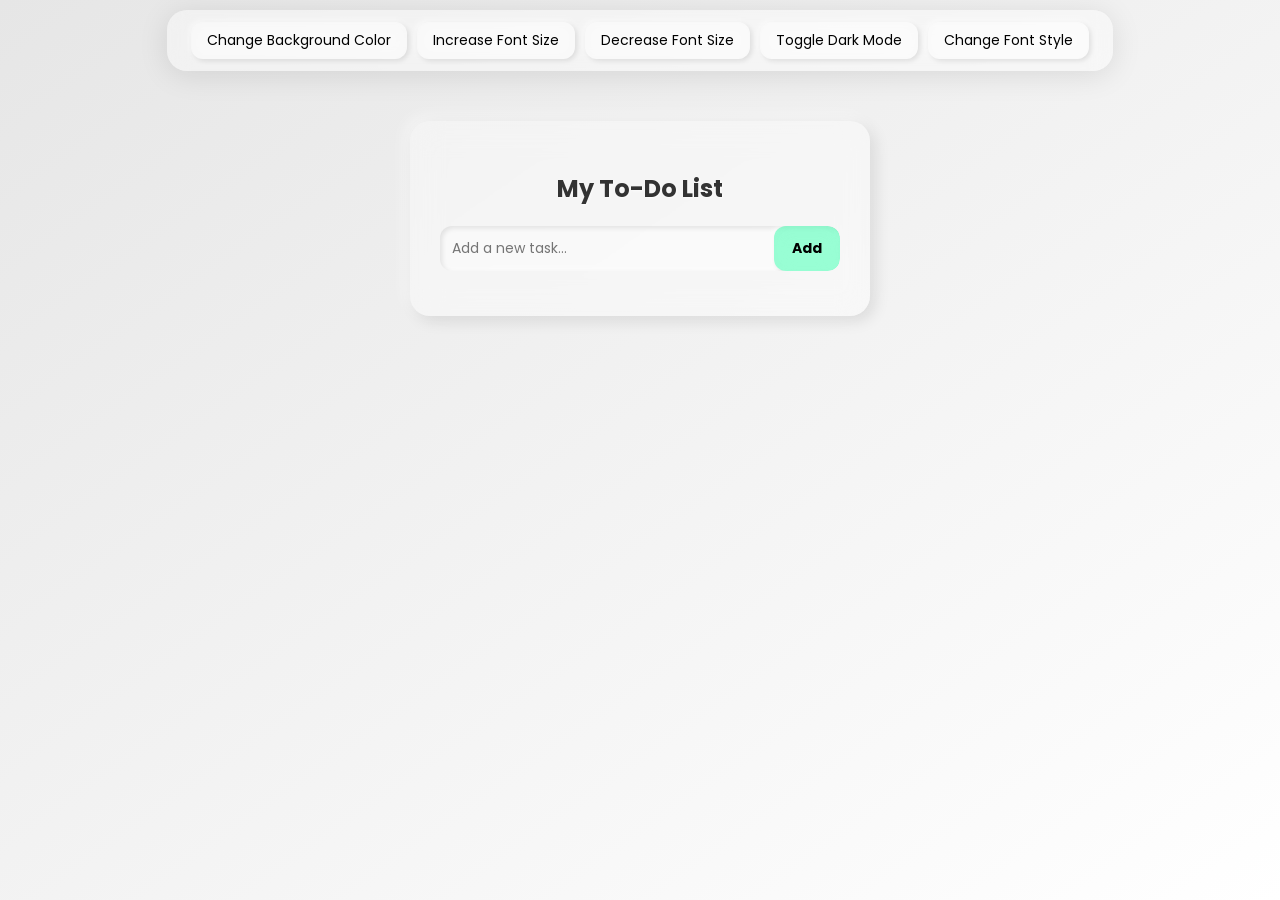
<file: Pertemuan Ketiga/index.html>
<!DOCTYPE html>
<html lang="id">
<head>
  <meta charset="UTF-8" />
  <meta name="viewport" content="width=device-width, initial-scale=1.0" />
  <title>To-Do</title>
  <link href="https://fonts.googleapis.com/css2?family=Poppins:wght@400;500;600&display=swap" rel="stylesheet">
  <link rel="stylesheet" href="style.css">
</head>

<body>
  <header>
    <div class="dropdown">
      <button class="dropdown-button">Change Background Color</button>
      <div class="dropdown-content">
        <div onclick="changeBackgroundColor('#ffffff')">White</div>
        <div onclick="changeBackgroundColor('#add8e6')">Light Blue</div>
        <div onclick="changeBackgroundColor('#90ee90')">Light Green</div>
        <div onclick="changeBackgroundColor('#fffacd')">Light Yellow</div>
        <div onclick="changeBackgroundColor('#ffb6b6')">Light Red</div>
      </div>
    </div>

    <button onclick="adjustFontSize(2)">Increase Font Size</button>
    <button onclick="adjustFontSize(-2)">Decrease Font Size</button>
    <button id="themeToggle" onclick="toggleDarkMode()">Toggle Dark Mode</button>

    <div class="dropdown">
      <button class="dropdown-button">Change Font Style</button>
      <div class="dropdown-content">
        <div onclick="changeFont('Poppins, sans-serif')">Poppins</div>
        <div onclick="changeFont('Times New Roman, serif')">Times New Roman</div>
        <div onclick="changeFont('sans-serif')">Sans-serif</div>
        <div onclick="changeFont('serif')">Serif</div>
        <div onclick="changeFont('monospace')">Monospace</div>
        <div onclick="changeFont('cursive')">Cursive</div>
      </div>
    </div>
  </header>

  <div class="container">
    <h2>My To-Do List</h2>
    <div class="input-wrapper">
      <input id="newTask" type="text" placeholder="Add a new task..." />
      <button onclick="addTask()">Add</button>
    </div>
    <ul id="taskList"></ul>
  </div>

    <div id="confirmModal" class="modal">
    <div class="modal-content">
      <p>Apakah kamu yakin ingin menghapus ini?</p>
      <div class="modal-buttons">
        <button id="confirmYes">Ya</button>
        <button id="confirmNo">Batal</button>
      </div>
    </div>
  </div>

  <script src="script.js"></script>
</body>
</html>
</file>
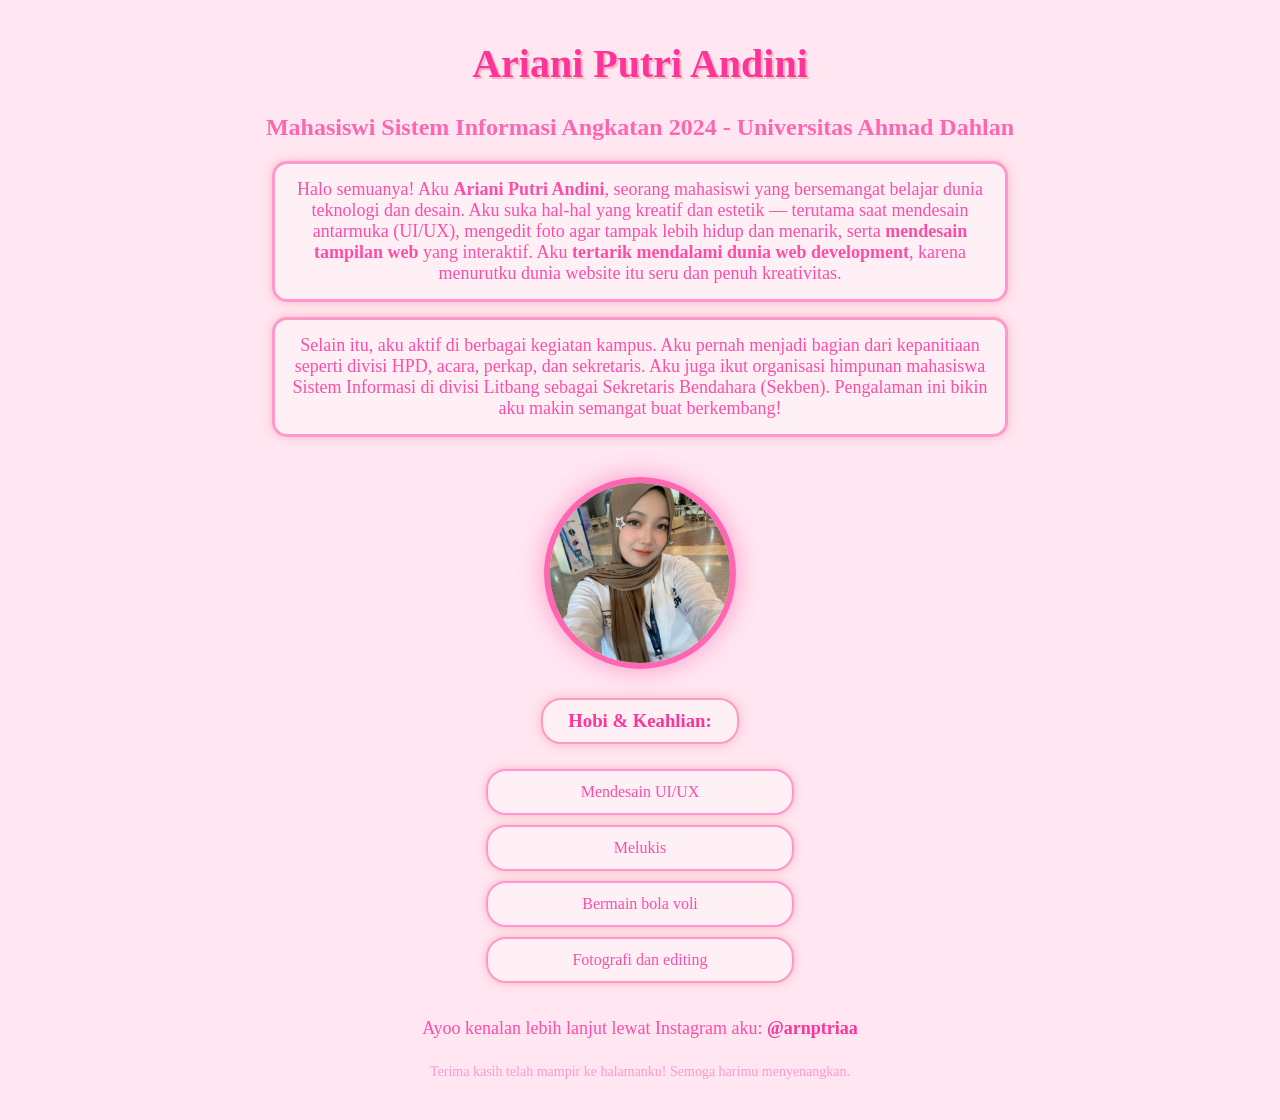
<file: Pertemuan Pertama/index.html>
<!DOCTYPE html>
<html>
<head>
  <title>Portofolio Ariani Putri Andini</title>
</head>
<body style="background-color:#ffe6f0; font-family:'Comic Sans MS', cursive; color:#ff4da6; text-align:center; margin:40px;">

  <h1 style="font-size:40px; color:#ff3399; text-shadow:2px 2px #ffb6c1;">Ariani Putri Andini</h1>
  <h2 style="color:#ff66b2;">Mahasiswi Sistem Informasi Angkatan 2024 - Universitas Ahmad Dahlan</h2>

  <p style="font-size:18px; max-width:700px; margin:auto; border:3px solid #ff99cc; border-radius:15px;
    padding:15px; background-color:#fff0f6; box-shadow:0 0 10px #ffb6c1;">
    Halo semuanya! Aku <b>Ariani Putri Andini</b>, seorang mahasiswi yang bersemangat belajar dunia teknologi
    dan desain. Aku suka hal-hal yang kreatif dan estetik — terutama saat mendesain antarmuka (UI/UX),
    mengedit foto agar tampak lebih hidup dan menarik, serta <b>mendesain tampilan web</b> yang interaktif. Aku <b>tertarik mendalami dunia web development</b>,
    karena menurutku dunia website itu seru dan penuh kreativitas.
  </p>

  <p style="font-size:18px; max-width:700px; margin:auto; margin-top:15px; border:3px solid #ff99cc;
    border-radius:15px; padding:15px; background-color:#fff0f6; box-shadow:0 0 10px #ffb6c1;">
    Selain itu, aku aktif di berbagai kegiatan kampus. Aku pernah menjadi bagian dari kepanitiaan
    seperti divisi HPD, acara, perkap, dan sekretaris. Aku juga ikut organisasi himpunan mahasiswa Sistem Informasi di divisi Litbang
    sebagai Sekretaris Bendahara (Sekben). Pengalaman ini bikin aku makin semangat buat berkembang! 
  </p>

  <div style="margin-top:40px;">
    <img src="foto ariani.jpg" alt="Foto Ariani Putri Andini"
         style="border-radius:50%; border:6px solid #ff66b2; box-shadow:0 0 25px #ff99cc;
         width:180px; height:180px; object-fit:cover;">
  </div>

  <div style="margin-top:25px;">
    <h3 style="display:inline-block; color:#ff3399; background-color:#fff0f6; 
        padding:10px 25px; border-radius:20px; border:2px solid #ff99cc; 
        box-shadow:0 0 12px #ffb6c1; margin:0;">
         Hobi & Keahlian:
    </h3>
  </div>

  <div style="margin-top:25px;">
    <ul style="list-style-type:' '; padding:0; margin:0;">
      <li style="list-style-position:inside; margin:10px auto; width:280px; border:2px solid #ff99cc;
          border-radius:20px; padding:12px; background-color:#fff0f6; box-shadow:0 0 8px #ffb6c1;">Mendesain UI/UX</li>
      <li style="list-style-position:inside; margin:10px auto; width:280px; border:2px solid #ff99cc;
          border-radius:20px; padding:12px; background-color:#fff0f6; box-shadow:0 0 8px #ffb6c1;">Melukis</li>
      <li style="list-style-position:inside; margin:10px auto; width:280px; border:2px solid #ff99cc;
          border-radius:20px; padding:12px; background-color:#fff0f6; box-shadow:0 0 8px #ffb6c1;">Bermain bola voli</li>
      <li style="list-style-position:inside; margin:10px auto; width:280px; border:2px solid #ff99cc;
          border-radius:20px; padding:12px; background-color:#fff0f6; box-shadow:0 0 8px #ffb6c1;">Fotografi dan editing</li>
    </ul>
  </div>

  <p style="font-size:18px; margin-top:35px;">
    Ayoo kenalan lebih lanjut lewat Instagram aku: 
    <a href="https://www.instagram.com/arnptriaa?igsh=OXF5MXZsMDZ4Z24%3D&utm_source=qr"
       target="_blank"
       style="color:#ff3399; text-decoration:none; font-weight:bold;">
       @arnptriaa 
    </a>
  </p>

  <p style="font-size:14px; color:#ff99cc; margin-top:25px;">
      Terima kasih telah mampir ke halamanku! Semoga harimu menyenangkan.
  </p>

</body>
</html>
</file>
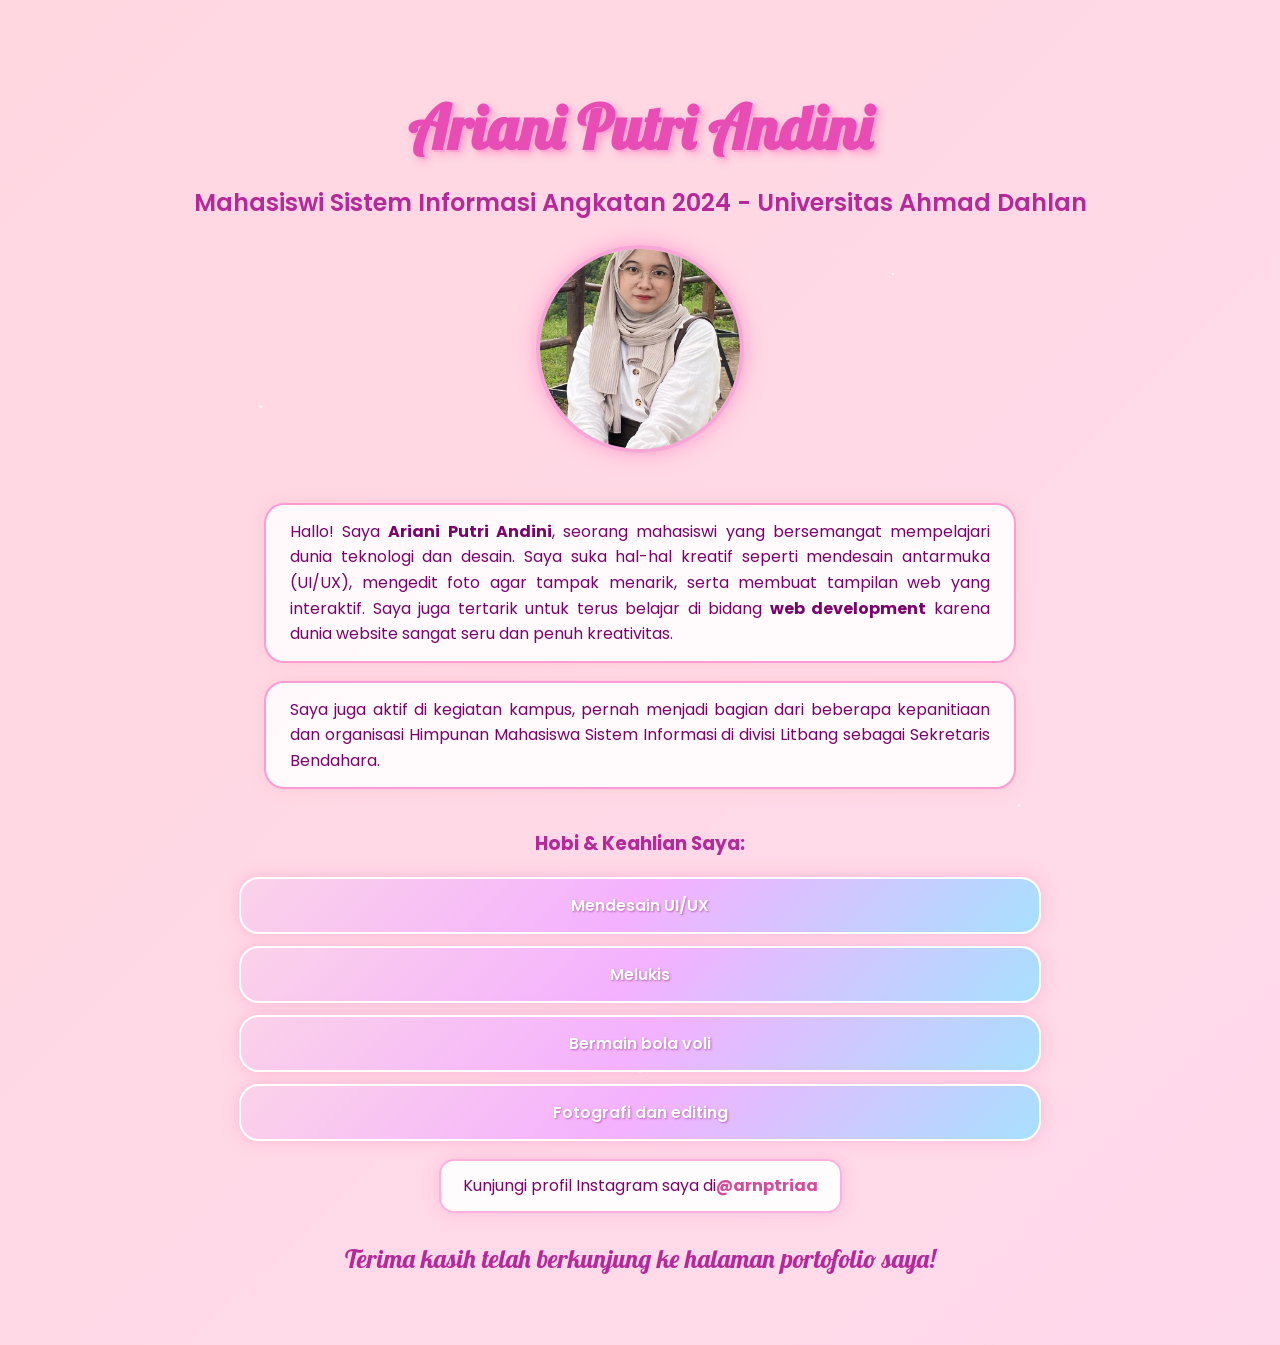
<file: Tugas Kelas Teori/index.html>
<!DOCTYPE html>
<html>
<head>
  <title>Portofolio Ariani Putri Andini</title>
  <link rel="stylesheet" href="style.css">
</head>
<body>

  <div class="stars"></div>

  <h1>Ariani Putri Andini</h1>
  <h2>Mahasiswi Sistem Informasi Angkatan 2024 - Universitas Ahmad Dahlan</h2>

  <img src="foto arianii.jpg" alt="Foto profil Ariani Putri Andini" class="foto-profil">

  <p>Hallo! Saya <b>Ariani Putri Andini</b>, seorang mahasiswi yang bersemangat mempelajari dunia teknologi dan desain.
    Saya suka hal-hal kreatif seperti mendesain antarmuka (UI/UX), mengedit foto agar tampak menarik,
    serta membuat tampilan web yang interaktif. Saya juga tertarik untuk terus belajar di bidang <b>web development</b>
    karena dunia website sangat seru dan penuh kreativitas.
  </p>

  <p>
    Saya juga aktif di kegiatan kampus, pernah menjadi bagian dari beberapa kepanitiaan dan organisasi Himpunan Mahasiswa Sistem Informasi di divisi Litbang sebagai Sekretaris Bendahara.
  </p>

  <h3>Hobi & Keahlian Saya:</h3>
  <ul>
    <li>Mendesain UI/UX</li>
    <li>Melukis</li>
    <li>Bermain bola voli</li>
    <li>Fotografi dan editing</li>
  </ul>

  <p>
    Kunjungi profil Instagram saya di
    <a href="https://www.instagram.com/arnptriaa?igsh=OXF5MXZsMDZ4Z24%3D&utm_source=qr" target="_blank">
      @arnptriaa
    </a>
  </p>

  <p>Terima kasih telah berkunjung ke halaman portofolio saya!</p>

  <script>
    const starsContainer = document.querySelector('.stars');
    for (let i = 0; i < 60; i++) { // jumlah bintang
      const star = document.createElement('div');
      star.classList.add('star');
      star.style.top = Math.random() * 100 + '%';
      star.style.left = Math.random() * 100 + '%';
      star.style.animationDelay = (Math.random() * 6) + 's';
      starsContainer.appendChild(star);
    }
  </script>

</body>
</html>
</file>
<file: Pertemuan Ketiga/style.css>
:root {
  --font-main: 'Poppins', sans-serif;
  --font-times: 'Times New Roman', serif;
  --bg-light: linear-gradient(145deg, #e6e6e6, #ffffff);
  --bg-dark: radial-gradient(circle at top left, #10141a, #1c2630);
  --text-light: #222;
  --text-dark: #e5f4ff;
}

body {
  margin: 0;
  padding: 0;
  min-height: 100vh;
  display: flex;
  flex-direction: column;
  font-family: var(--font-main);
  background: var(--bg-light);
  color: var(--text-light);
  transition: all 0.5s ease;
}

h2 {
  text-align: center;
  color: #333;
  text-shadow: 1px 1px 2px rgba(255, 255, 255, 0.6);
  transition: color 0.4s ease;
}

header {
  position: sticky;
  top: 10px;
  margin: 10px auto;
  display: flex;
  justify-content: center;
  align-items: center;
  flex-wrap: wrap;
  gap: 10px;
  padding: 12px 24px;
  width: fit-content;
  background: rgba(255, 255, 255, 0.4);
  backdrop-filter: blur(10px);
  border-radius: 20px;
  box-shadow: 0 4px 30px rgba(0, 0, 0, 0.1);
  transition: all 0.4s ease;
  z-index: 100;
}

button,
.dropdown-button {
  padding: 8px 16px;
  border: none;
  border-radius: 12px;
  background: rgba(255, 255, 255, 0.3);
  box-shadow: 2px 2px 5px rgba(0, 0, 0, 0.1),
              -2px -2px 5px rgba(255, 255, 255, 0.5);
  color: #000;
  font-size: 14px;
  cursor: pointer;
  display: flex;
  align-items: center;
  gap: 5px;
  backdrop-filter: blur(8px);
  transition: all 0.3s ease;
  font-family: inherit;
}

button:hover,
.dropdown-button:hover {
  background: rgba(255, 255, 255, 0.6);
  box-shadow: inset 2px 2px 6px rgba(0, 0, 0, 0.2),
              inset -2px -2px 6px rgba(255, 255, 255, 0.4);
}

.dropdown {
  position: relative;
}

.dropdown-content {
  display: none;
  position: absolute;
  top: 110%;
  left: 0;
  min-width: 160px;
  background: rgba(255, 255, 255, 0.5);
  backdrop-filter: blur(10px);
  border-radius: 12px;
  box-shadow: 0 4px 20px rgba(0, 0, 0, 0.15);
  overflow: hidden;
  z-index: 10;
}

.dropdown-content div {
  padding: 10px 15px;
  color: #333;
  cursor: pointer;
  transition: background 0.2s ease;
}

.dropdown-content div:hover {
  background: rgba(255, 255, 255, 0.6);
}

.dropdown:hover .dropdown-content {
  display: block;
}

.container {
  width: 400px;
  margin: 40px auto;
  padding: 30px;
  background: rgba(255, 255, 255, 0.4);
  backdrop-filter: blur(15px);
  border-radius: 20px;
  box-shadow: 5px 5px 15px rgba(0, 0, 0, 0.1),
              -5px -5px 15px rgba(255, 255, 255, 0.5);
  transition: all 0.4s ease;
}

.input-wrapper {
  display: flex;
  margin: 15px 0;
  border-radius: 12px;
  overflow: hidden;
  background: rgba(255, 255, 255, 0.4);
  box-shadow: inset 2px 2px 5px rgba(0, 0, 0, 0.1),
              inset -2px -2px 5px rgba(255, 255, 255, 0.5);
}

.input-wrapper input {
  flex: 1;
  padding: 12px;
  border: none;
  outline: none;
  font-size: 14px;
  background: transparent;
  color: #000;
  font-family: inherit;
}

.input-wrapper button {
  padding: 12px 18px;
  border: none;
  background: rgba(0, 255, 150, 0.4);
  color: #000;
  font-weight: bold;
  cursor: pointer;
  backdrop-filter: blur(10px);
  transition: all 0.3s ease;
}

.input-wrapper button:hover {
  background: rgba(0, 255, 150, 0.6);
  color: #fff;
}

#taskList {
  list-style: none;
  padding: 0;
  margin: 0;
}

#taskList li {
  position: relative;
  padding: 10px 15px;
  margin-bottom: 10px;
  border-radius: 10px;
  background: rgba(255, 255, 255, 0.5);
  box-shadow: 2px 2px 6px rgba(0, 0, 0, 0.1),
              -2px -2px 6px rgba(255, 255, 255, 0.6);
  cursor: pointer;
  transition: transform 0.2s ease;
  font-family: inherit;
}

#taskList li:hover { transform: scale(1.02); }
#taskList li.completed { text-decoration: line-through; color: gray; opacity: 0.8; }

.close {
  color: red;
  position: absolute;
  right: 12px;
  top: 10px;
  cursor: pointer;
  font-weight: bold;
}

/* DARK MODE */
.dark-mode {
  background: var(--bg-dark);
  color: var(--text-dark);
}

.dark-mode h2 { color: #fff; }
.dark-mode header { background: rgba(25, 40, 55, 0.5); box-shadow: 0 0 25px rgba(0, 255, 255, 0.15); }
.dark-mode button,
.dark-mode .dropdown-button {
  background: rgba(30, 45, 60, 0.6);
  color: #fff;
  box-shadow: 0 0 12px rgba(0, 255, 255, 0.2);
}

.dark-mode button:hover,
.dark-mode .dropdown-button:hover {
  background: rgba(0, 255, 255, 0.3);
  box-shadow: 0 0 25px rgba(0, 255, 255, 0.4);
}

.dark-mode .container {
  background: rgba(35, 45, 55, 0.6);
  box-shadow: 0 0 25px rgba(0, 255, 255, 0.15);
}

.dark-mode .input-wrapper {
  background: rgba(40, 55, 70, 0.6);
  box-shadow: inset 0 0 10px rgba(0, 255, 255, 0.2);
}

.dark-mode .input-wrapper input { color: #e0f7ff; }
.dark-mode .input-wrapper button {
  background: rgba(0, 255, 200, 0.3);
  color: #fff;
}

.dark-mode .input-wrapper button:hover {
  background: rgba(0, 255, 255, 0.6);
  box-shadow: 0 0 15px rgba(0, 255, 255, 0.7);
}

.dark-mode #taskList li {
  background: rgba(40, 55, 70, 0.7);
  box-shadow: 0 0 10px rgba(0, 255, 255, 0.15);
  color: #e0f7ff;
}

.dark-mode .dropdown-content {
  background: rgba(30, 45, 55, 0.9);
  box-shadow: 0 0 15px rgba(0, 255, 255, 0.2);
}

.dark-mode .dropdown-content div {
  color: #fff;
}

.dark-mode .dropdown-content div:hover {
  background: rgba(0, 255, 255, 0.25);
}

.modal {
  position: fixed;
  top: 0;
  left: 0;
  width: 100%;
  height: 100%;
  display: none;
  justify-content: center;
  align-items: center;
  backdrop-filter: blur(10px);
  background: rgba(0, 0, 0, 0.2);
  z-index: 999;
}

.modal-content {
  background: rgba(255, 255, 255, 0.5);
  backdrop-filter: blur(20px);
  border-radius: 20px;
  padding: 30px 40px;
  text-align: center;
  box-shadow: 8px 8px 20px rgba(0, 0, 0, 0.15),
              -8px -8px 20px rgba(255, 255, 255, 0.4);
  animation: fadeIn 0.3s ease;
}

.modal-content p {
  font-size: 16px;
  color: #222;
  margin-bottom: 20px;
}

.modal-buttons {
  display: flex;
  justify-content: center;
  gap: 15px;
}

.modal-buttons button {
  padding: 10px 20px;
  border: none;
  border-radius: 12px;
  font-size: 14px;
  cursor: pointer;
  transition: all 0.3s ease;
  backdrop-filter: blur(8px);
  font-family: inherit;
}

#confirmYes {
  background: rgba(255, 80, 80, 0.5);
  box-shadow: 2px 2px 10px rgba(255, 80, 80, 0.3);
  color: #fff;
}

#confirmYes:hover {
  background: rgba(255, 50, 50, 0.8);
  box-shadow: 0 0 15px rgba(255, 0, 0, 0.5);
}

#confirmNo {
  background: rgba(150, 255, 150, 0.5);
  box-shadow: 2px 2px 10px rgba(0, 255, 0, 0.2);
}

#confirmNo:hover {
  background: rgba(0, 255, 150, 0.6);
  box-shadow: 0 0 15px rgba(0, 255, 150, 0.5);
}

@keyframes fadeIn {
  from { opacity: 0; transform: scale(0.9); }
  to { opacity: 1; transform: scale(1); }
}

.dark-mode .modal-content {
  background: rgba(30, 45, 60, 0.8);
  color: #e0f7ff;
  box-shadow: 0 0 25px rgba(0, 255, 255, 0.2);
}

.dark-mode .modal-content p {
  color: #e0f7ff;
}

.dark-mode #confirmYes {
  background: rgba(255, 100, 100, 0.3);
  color: #fff;
}

.dark-mode #confirmYes:hover {
  background: rgba(255, 60, 60, 0.6);
  box-shadow: 0 0 20px rgba(255, 0, 0, 0.6);
}

.dark-mode #confirmNo {
  background: rgba(0, 255, 255, 0.2);
  color: #fff;
}

.dark-mode #confirmNo:hover {
  background: rgba(0, 255, 255, 0.5);
  box-shadow: 0 0 15px rgba(0, 255, 255, 0.6);
}
</file>
<file: Tugas Kelas Teori/style.css>
@import url('https://fonts.googleapis.com/css2?family=Lobster&display=swap');
@import url('https://fonts.googleapis.com/css2?family=Poppins:wght@400;500;600&display=swap');

html, body {
  height: auto;
  min-height: 100vh;
  overflow-y: auto;
  scroll-behavior: smooth;
}

body {
  font-family: 'Poppins', sans-serif;
  background: linear-gradient(135deg, #ffd7e1, #ffdae9, #fad2f2, #f4d2ff, #d1e8ff, #bff2f9);
  background-size: 400% 400%;
  animation: gradientShift 15s ease infinite;
  position: relative;
  color: #7a046b;
  text-align: center;
  padding: 40px;
  overflow-x: hidden;
}

@keyframes gradientShift {
  0% { background-position: 0% 50%; }
  50% { background-position: 100% 50%; }
  100% { background-position: 0% 50%; }
}

.stars {
  position: fixed;
  top: 0; left: 0;
  width: 100%; height: 100%;
  overflow: hidden;
  z-index: 0;
  pointer-events: none;
}

.star {
  position: absolute;
  background: white;
  border-radius: 50%;
  width: 2px;
  height: 2px;
  opacity: 0;
  animation: twinkle 6s infinite ease-in-out;
}

@keyframes twinkle {
  0%, 100% { opacity: 0; transform: scale(0.8); }
  50% { opacity: 1; transform: scale(1.5); }
}

body::before, body::after {
  content: '';
  position: absolute;
  top: 0; left: 0;
  width: 100%; height: 100%;
  pointer-events: none;
  background: radial-gradient(2px 2px at 20% 30%, rgba(255,255,255,0.8), transparent),
              radial-gradient(2px 2px at 80% 60%, rgba(255,255,255,0.7), transparent),
              radial-gradient(3px 3px at 50% 80%, rgba(255,255,255,0.8), transparent),
              radial-gradient(1.5px 1.5px at 70% 20%, rgba(255,255,255,0.9), transparent);
  animation: sparkle 6s infinite ease-in-out alternate;
  z-index: 0;
}

@keyframes sparkle {
  0%, 100% { opacity: 0.4; transform: scale(1); }
  50% { opacity: 1; transform: scale(1.1); }
}

h1 {
  position: relative;
  z-index: 2;
  font-family: 'Lobster', cursive;
  font-size: 3.8em;
  color: #e84db5;
  text-shadow: 2px 2px 0px #ffa4d4, 4px 4px 8px rgba(255, 77, 163, 0.4);
  margin-bottom: 20px;
  animation: moveTitle 5s ease-in-out infinite;
}

@keyframes moveTitle {
  0%, 100% { transform: translateX(0) scale(1); }
  25% { transform: translateX(-15px) scale(1.05); }
  50% { transform: translateX(15px) scale(1.1); }
  75% { transform: translateX(-10px) scale(1.05); }
}

h2 {
  color: #b6299a;
  font-weight: 600;
  margin-bottom: 25px;
}

.foto-profil {
  width: 200px;
  height: 200px;
  border-radius: 50%;
  object-fit: cover;
  border: 4px solid #f8a6d8;
  box-shadow: 0 0 20px rgba(255, 100, 180, 0.5);
  margin-bottom: 25px;
  transition: transform 0.8s ease-in-out;
  position: relative;
  z-index: 2;
}

.foto-profil:hover {
  transform: scale(1.08) rotate(3deg);
}

p {
  position: relative;
  z-index: 2;
  background-color: rgba(255, 255, 255, 0.85);
  border: 2px solid #ff9ad4;
  border-radius: 20px;
  box-shadow: 0 0 15px rgba(255, 182, 193, 0.4);
  padding: 14px 24px;
  margin: 18px auto;
  width: fit-content;
  max-width: 700px;
  text-align: justify;
  line-height: 1.6;
  animation: floatBox 6s ease-in-out infinite;
}

p:has(a) {
  text-align: center;
  display: flex;
  justify-content: center;
  align-items: center;
  background-color: rgba(255,255,255,0.9);
  border: 2px solid #ffb0e0;
  border-radius: 15px;
  box-shadow: 0 0 15px rgba(255, 150, 200, 0.4);
  padding: 12px 22px;
  animation: floatBox 6s ease-in-out infinite;
}

p:last-of-type {
  background: none;
  border: none;
  box-shadow: none;
  padding: 0;
  margin-top: 25px;
  animation: none;
  font-family: 'Lobster', cursive;
  font-size: 1.6em;
  color: #b6299a;
}

ul {
  list-style-type: none;
  padding: 0;
  position: relative;
  z-index: 2;
}

ul li {
  background: linear-gradient(135deg, #fbd2e9, #f4b1ff, #a7e0ff);
  border: 2px solid #fff;
  border-radius: 20px;
  color: #ffffff;
  font-weight: 600;
  text-shadow: 1px 1px 2px rgba(160, 50, 150, 0.6);
  margin: 12px auto;
  padding: 14px;
  width: 65%;
  box-shadow: 0 0 15px rgba(255, 160, 200, 0.6);
  animation: floatBox 5s ease-in-out infinite;
  transition: transform 0.4s ease, box-shadow 0.4s ease;
}

ul li:hover {
  transform: scale(1.05);
  box-shadow: 0 0 25px rgba(255, 150, 210, 0.8);
}

@keyframes floatBox {
  0%, 100% { transform: translateY(0); }
  50% { transform: translateY(-8px); }
}

a {
  color: #d64c9a;
  font-weight: bold;
  text-decoration: none;
}

a:hover {
  text-decoration: underline;
  color: #ff73c6;
}

/* Judul bagian hobi */
h3 {
  color: #b6299a;
  margin-top: 40px;
  text-shadow: 1px 1px 2px #ffd6eb;
}
</file>
